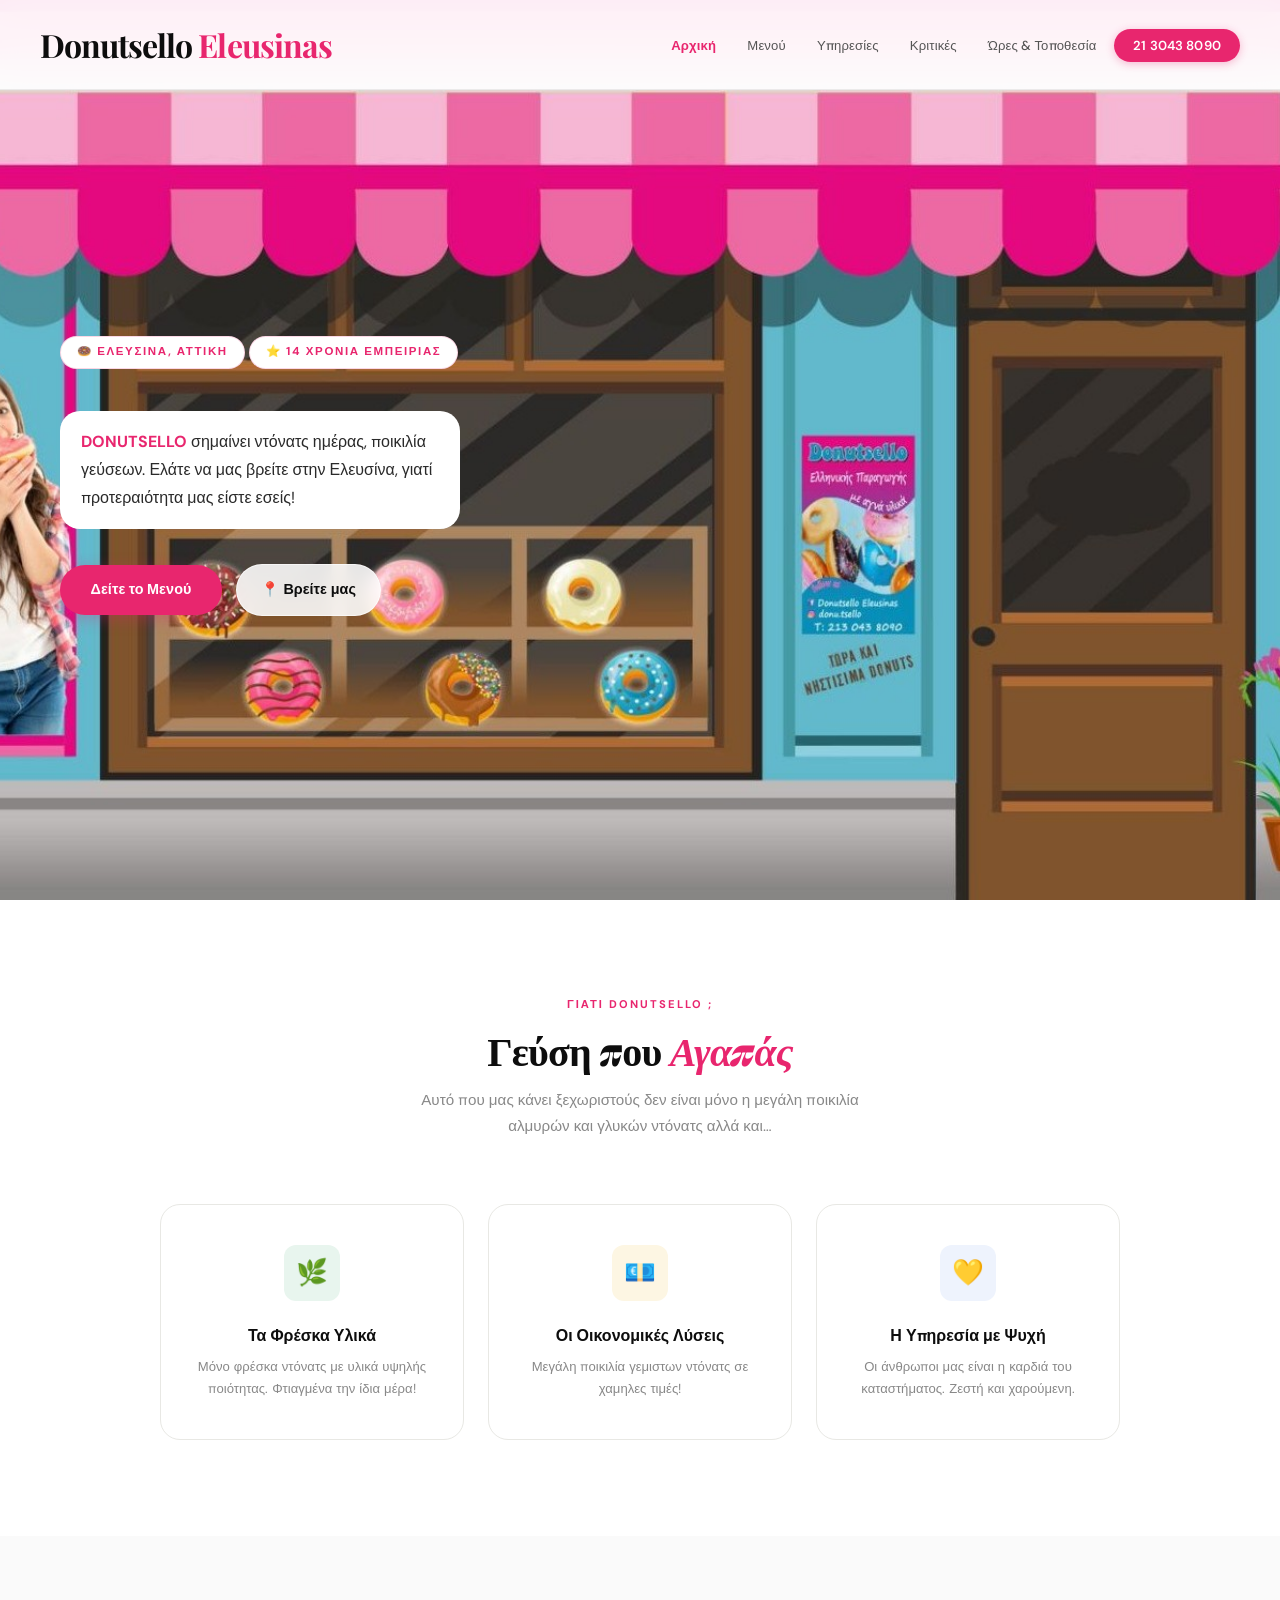
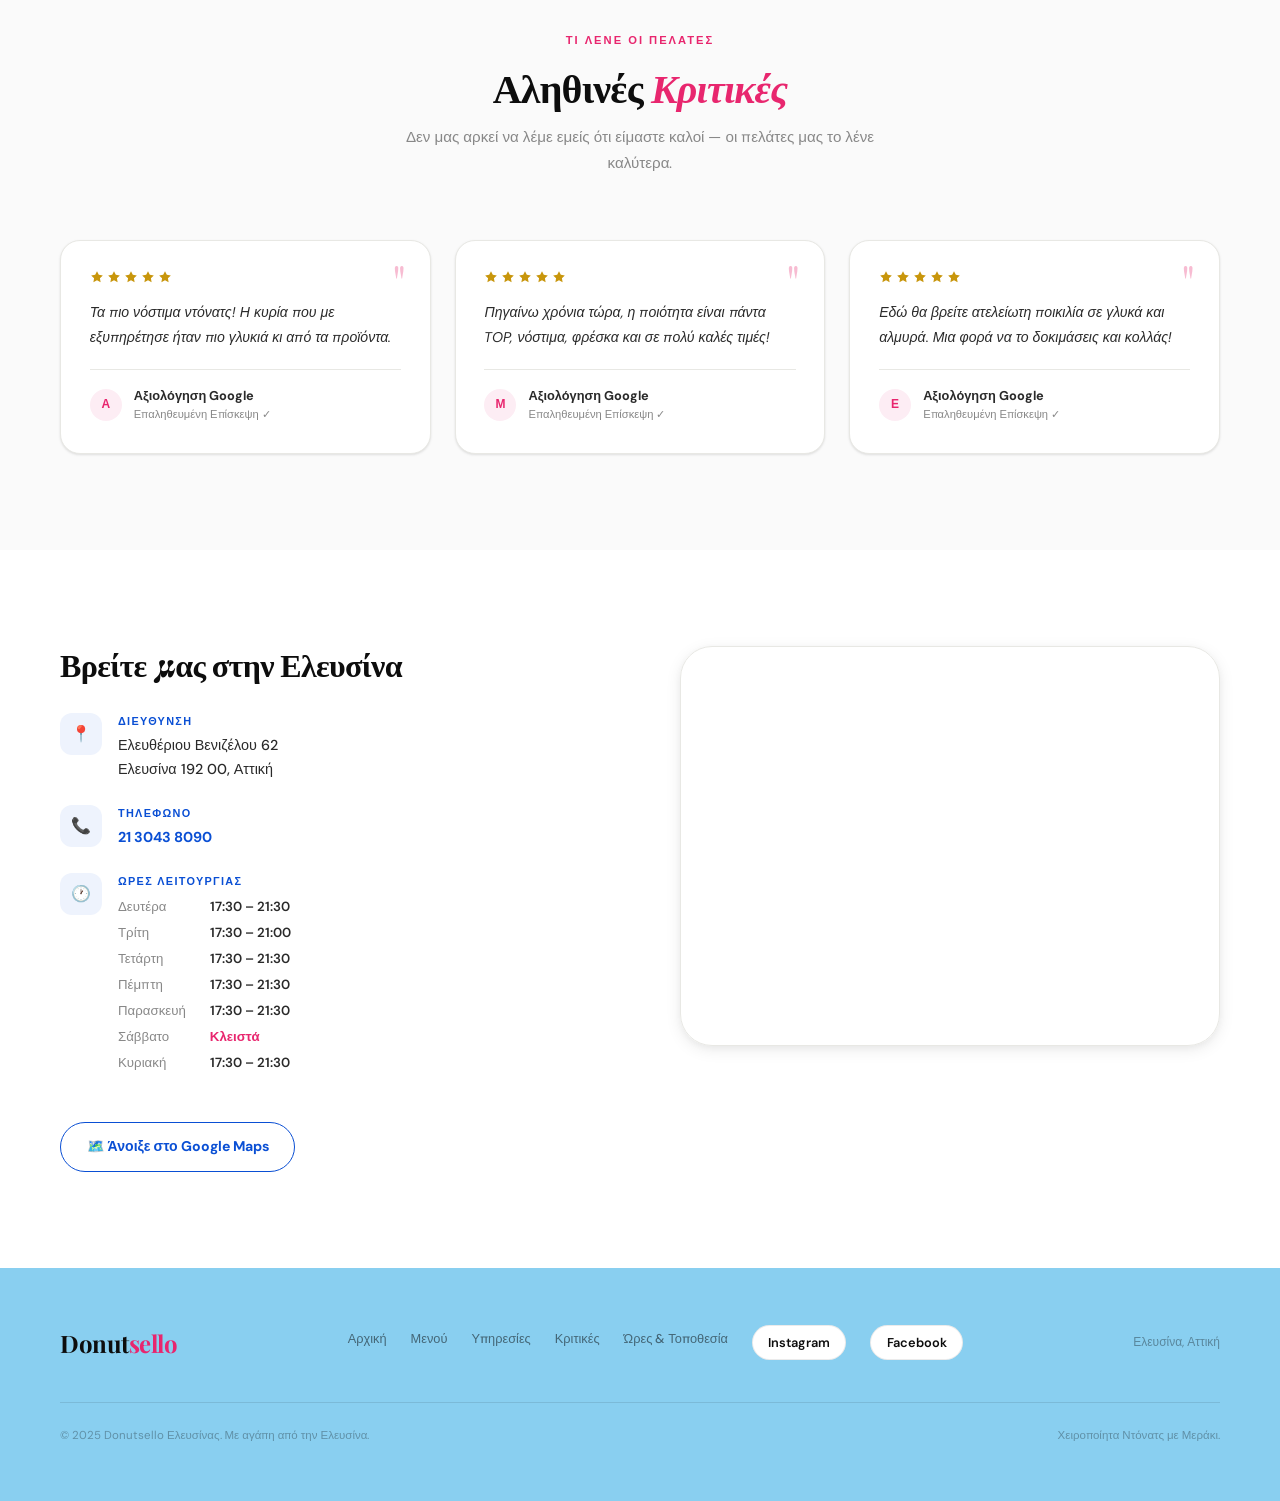
<file: index.html>
<!doctype html>
<html lang="el">
  <head>
    <meta charset="UTF-8" />
    <meta
      name="viewport"
      content="width=device-width, initial-scale=1.0, maximum-scale=1.0"
    />
    <title>Donutsello – Χειροποίητα Ντόνατς | Ελευσίνα</title>
    <meta
      name="description"
      content="Τα πιο νόστιμα χειροποίητα ντόνατς στην Ελευσίνα. Φρέσκα κάθε μέρα, από 0.50€. Βαθμολογία 4.9★ στο Google."
    />
    <link rel="preconnect" href="https://fonts.googleapis.com" />
    <link rel="preconnect" href="https://fonts.gstatic.com" crossorigin />
    <link
      href="https://fonts.googleapis.com/css2?family=Playfair+Display:ital,wght@0,700;1,700&family=DM+Sans:wght@300;400;500;600&display=swap"
      rel="stylesheet"
    />
    <link rel="stylesheet" href="style.css" />
  </head>
  <body>
    <!-- NAV -->
    <nav>
      <a href="index.html" class="nav-logo"
        >Donutsello<span> Eleusinas</span></a
      >
      <ul class="nav-links">
        <li><a href="index.html" class="nav-active">Αρχική</a></li>
        <li><a href="menu.html">Μενού</a></li>
        <li><a href="services.html">Υπηρεσίες</a></li>
        <li><a href="#reviews">Κριτικές</a></li>
        <li><a href="#info">Ώρες & Τοποθεσία</a></li>
        <li><a href="tel:+302130438090" class="nav-cta">21 3043 8090</a></li>
      </ul>
      <button class="nav-hamburger" aria-label="Μενού" aria-expanded="false">
        <span></span><span></span><span></span>
      </button>
    </nav>

    <!-- HERO -->
    <section class="hero">
      <div class="hero-bg-shape" aria-hidden="true"></div>
      <div class="hero-bg-shape2" aria-hidden="true"></div>
      <div class="hero-inner">
        <div class="hero-text">
          <div class="hero-badge">🍩 Ελευσίνα, Αττική</div>
          <div class="hero-badge">⭐ 14 Χρόνια Εμπειρίας</div>
          <p class="hero-subtitle">
            <b>DONUTSELLO</b> σημαίνει ντόνατς ημέρας, ποικιλία γεύσεων. Ελάτε
            να μας βρείτε στην Ελευσίνα, γιατί προτεραιότητα μας είστε εσείς!
          </p>
          <div class="hero-actions">
            <a href="menu.html" class="btn-primary">Δείτε το Μενού</a>
            <a href="#info" class="btn-secondary">📍 Βρείτε μας</a>
          </div>
        </div>
      </div>
    </section>

    <!-- WHY -->
    <section class="section why-section">
      <div class="section-inner">
        <div class="section-header">
          <span class="eyebrow">Γιατί Donutsello ;</span>
          <h2 class="section-title">Γεύση που <em>Αγαπάς</em></h2>
          <p class="section-sub">
            Αυτό που μας κάνει ξεχωριστούς δεν είναι μόνο η μεγάλη ποικιλία
            αλμυρών και γλυκών ντόνατς αλλά και…
          </p>
        </div>
        <div class="why-grid">
          <div class="why-card reveal reveal-delay-1">
            <div class="why-icon-wrap" style="background: #e8f5ee">🌿</div>
            <div class="why-card-title">Τα Φρέσκα Υλικά</div>
            <div class="why-card-desc">
              Μόνο φρέσκα ντόνατς με υλικά υψηλής ποιότητας. Φτιαγμένα την ίδια
              μέρα!
            </div>
          </div>
          <div class="why-card reveal reveal-delay-2">
            <div class="why-icon-wrap" style="background: #fdf6e3">💶</div>
            <div class="why-card-title">Οι Οικονομικές Λύσεις</div>
            <div class="why-card-desc">
              Μεγάλη ποικιλία γεμιστων ντόνατς σε χαμηλες τιμές!
            </div>
          </div>
          <div class="why-card reveal reveal-delay-3">
            <div class="why-icon-wrap" style="background: #eef3fd">💛</div>
            <div class="why-card-title">Η Υπηρεσία με Ψυχή</div>
            <div class="why-card-desc">
              Οι άνθρωποι μας είναι η καρδιά του καταστήματος. Ζεστή και
              χαρούμενη.
            </div>
          </div>
        </div>
      </div>
    </section>

    <!-- REVIEWS -->
    <section class="section reviews-section" id="reviews">
      <div class="section-inner">
        <div class="section-header">
          <span class="eyebrow">Τι Λένε οι Πελάτες</span>
          <h2 class="section-title">Αληθινές <em>Κριτικές</em></h2>
          <p class="section-sub">
            Δεν μας αρκεί να λέμε εμείς ότι είμαστε καλοί — οι πελάτες μας το
            λένε καλύτερα.
          </p>
        </div>
        <div class="reviews-grid">
          <div class="review-card reveal">
            <div class="review-quote" aria-hidden="true">"</div>
            <div class="review-stars">
              <svg class="review-star" viewBox="0 0 24 24">
                <path
                  d="M12 2l3.09 6.26L22 9.27l-5 4.87 1.18 6.88L12 17.77l-6.18 3.25L7 14.14 2 9.27l6.91-1.01L12 2z"
                />
              </svg>
              <svg class="review-star" viewBox="0 0 24 24">
                <path
                  d="M12 2l3.09 6.26L22 9.27l-5 4.87 1.18 6.88L12 17.77l-6.18 3.25L7 14.14 2 9.27l6.91-1.01L12 2z"
                />
              </svg>
              <svg class="review-star" viewBox="0 0 24 24">
                <path
                  d="M12 2l3.09 6.26L22 9.27l-5 4.87 1.18 6.88L12 17.77l-6.18 3.25L7 14.14 2 9.27l6.91-1.01L12 2z"
                />
              </svg>
              <svg class="review-star" viewBox="0 0 24 24">
                <path
                  d="M12 2l3.09 6.26L22 9.27l-5 4.87 1.18 6.88L12 17.77l-6.18 3.25L7 14.14 2 9.27l6.91-1.01L12 2z"
                />
              </svg>
              <svg class="review-star" viewBox="0 0 24 24">
                <path
                  d="M12 2l3.09 6.26L22 9.27l-5 4.87 1.18 6.88L12 17.77l-6.18 3.25L7 14.14 2 9.27l6.91-1.01L12 2z"
                />
              </svg>
            </div>
            <p class="review-text">
              Τα πιο νόστιμα ντόνατς! Η κυρία που με εξυπηρέτησε ήταν πιο γλυκιά
              κι από τα προϊόντα.
            </p>
            <div class="review-author-row">
              <div class="review-avatar">Α</div>
              <div>
                <div class="review-author-name">Αξιολόγηση Google</div>
                <div class="review-author-sub">Επαληθευμένη Επίσκεψη ✓</div>
              </div>
            </div>
          </div>

          <div class="review-card reveal reveal-delay-1">
            <div class="review-quote" aria-hidden="true">"</div>
            <div class="review-stars">
              <svg class="review-star" viewBox="0 0 24 24">
                <path
                  d="M12 2l3.09 6.26L22 9.27l-5 4.87 1.18 6.88L12 17.77l-6.18 3.25L7 14.14 2 9.27l6.91-1.01L12 2z"
                />
              </svg>
              <svg class="review-star" viewBox="0 0 24 24">
                <path
                  d="M12 2l3.09 6.26L22 9.27l-5 4.87 1.18 6.88L12 17.77l-6.18 3.25L7 14.14 2 9.27l6.91-1.01L12 2z"
                />
              </svg>
              <svg class="review-star" viewBox="0 0 24 24">
                <path
                  d="M12 2l3.09 6.26L22 9.27l-5 4.87 1.18 6.88L12 17.77l-6.18 3.25L7 14.14 2 9.27l6.91-1.01L12 2z"
                />
              </svg>
              <svg class="review-star" viewBox="0 0 24 24">
                <path
                  d="M12 2l3.09 6.26L22 9.27l-5 4.87 1.18 6.88L12 17.77l-6.18 3.25L7 14.14 2 9.27l6.91-1.01L12 2z"
                />
              </svg>
              <svg class="review-star" viewBox="0 0 24 24">
                <path
                  d="M12 2l3.09 6.26L22 9.27l-5 4.87 1.18 6.88L12 17.77l-6.18 3.25L7 14.14 2 9.27l6.91-1.01L12 2z"
                />
              </svg>
            </div>
            <p class="review-text">
              Πηγαίνω χρόνια τώρα, η ποιότητα είναι πάντα TOP, νόστιμα, φρέσκα
              και σε πολύ καλές τιμές!
            </p>
            <div class="review-author-row">
              <div class="review-avatar">Μ</div>
              <div>
                <div class="review-author-name">Αξιολόγηση Google</div>
                <div class="review-author-sub">Επαληθευμένη Επίσκεψη ✓</div>
              </div>
            </div>
          </div>

          <div class="review-card reveal reveal-delay-2">
            <div class="review-quote" aria-hidden="true">"</div>
            <div class="review-stars">
              <svg class="review-star" viewBox="0 0 24 24">
                <path
                  d="M12 2l3.09 6.26L22 9.27l-5 4.87 1.18 6.88L12 17.77l-6.18 3.25L7 14.14 2 9.27l6.91-1.01L12 2z"
                />
              </svg>
              <svg class="review-star" viewBox="0 0 24 24">
                <path
                  d="M12 2l3.09 6.26L22 9.27l-5 4.87 1.18 6.88L12 17.77l-6.18 3.25L7 14.14 2 9.27l6.91-1.01L12 2z"
                />
              </svg>
              <svg class="review-star" viewBox="0 0 24 24">
                <path
                  d="M12 2l3.09 6.26L22 9.27l-5 4.87 1.18 6.88L12 17.77l-6.18 3.25L7 14.14 2 9.27l6.91-1.01L12 2z"
                />
              </svg>
              <svg class="review-star" viewBox="0 0 24 24">
                <path
                  d="M12 2l3.09 6.26L22 9.27l-5 4.87 1.18 6.88L12 17.77l-6.18 3.25L7 14.14 2 9.27l6.91-1.01L12 2z"
                />
              </svg>
              <svg class="review-star" viewBox="0 0 24 24">
                <path
                  d="M12 2l3.09 6.26L22 9.27l-5 4.87 1.18 6.88L12 17.77l-6.18 3.25L7 14.14 2 9.27l6.91-1.01L12 2z"
                />
              </svg>
            </div>
            <p class="review-text">
              Εδώ θα βρείτε ατελείωτη ποικιλία σε γλυκά και αλμυρά. Μια φορά να
              το δοκιμάσεις και κολλάς!
            </p>
            <div class="review-author-row">
              <div class="review-avatar">Ε</div>
              <div>
                <div class="review-author-name">Αξιολόγηση Google</div>
                <div class="review-author-sub">Επαληθευμένη Επίσκεψη ✓</div>
              </div>
            </div>
          </div>
        </div>
      </div>
    </section>

    <!-- INFO -->
    <section class="section info-section" id="info">
      <div class="section-inner">
        <div class="info-grid">
          <div class="info-block reveal">
            <h3>Βρείτε μας στην Ελευσίνα</h3>

            <div class="info-item">
              <div class="info-item-icon">📍</div>
              <div>
                <div class="info-item-label">Διεύθυνση</div>
                <div class="info-item-value">
                  Ελευθέριου Βενιζέλου 62<br />
                  Ελευσίνα 192 00, Αττική
                </div>
              </div>
            </div>

            <div class="info-item">
              <div class="info-item-icon">📞</div>
              <div>
                <div class="info-item-label">Τηλέφωνο</div>
                <div class="info-item-value">
                  <a href="tel:+302130438090">21 3043 8090</a>
                </div>
              </div>
            </div>

            <div class="info-item">
              <div class="info-item-icon">🕐</div>
              <div>
                <div class="info-item-label">Ώρες Λειτουργίας</div>
                <div class="hours-table">
                  <span class="hours-day">Δευτέρα</span
                  ><span class="hours-time">17:30 – 21:30</span>
                  <span class="hours-day">Τρίτη</span
                  ><span class="hours-time">17:30 – 21:00</span>
                  <span class="hours-day">Τετάρτη</span
                  ><span class="hours-time">17:30 – 21:30</span>
                  <span class="hours-day">Πέμπτη</span
                  ><span class="hours-time">17:30 – 21:30</span>
                  <span class="hours-day">Παρασκευή</span
                  ><span class="hours-time">17:30 – 21:30</span>
                  <span class="hours-day">Σάββατο</span
                  ><span class="hours-closed">Κλειστά</span>
                  <span class="hours-day">Κυριακή</span
                  ><span class="hours-time">17:30 – 21:30</span>
                </div>
              </div>
            </div>

            <a
              href="https://maps.google.com/?q=Donutsello+Elefsina"
              target="_blank"
              rel="noopener"
              class="btn-outline"
            >
              🗺️ Άνοιξε στο Google Maps
            </a>
          </div>

          <div class="map-wrap reveal reveal-delay-1">
            <iframe
              src="https://www.google.com/maps/embed?pb=!1m18!1m12!1m3!1d3145.9!2d23.5372691!3d38.0484537!2m3!1f0!2f0!3f0!3m2!1i1024!2i768!4f13.1!3m3!1m2!1s0x14a1af97b8c111e9%3A0x5baedbedb350998!2sDonutsello%20%CE%95%CE%BB%CE%B5%CF%85%CF%83%CE%AF%CE%BD%CE%B1%CF%82!5e0!3m2!1sel!2sgr!4v1"
              allowfullscreen=""
              loading="lazy"
              referrerpolicy="no-referrer-when-downgrade"
              title="Χάρτης Donutsello Ελευσίνα"
            >
            </iframe>
          </div>
        </div>
      </div>
    </section>

    <!-- FOOTER -->
    <footer>
      <div class="footer-inner">
        <div class="footer-logo">Donut<span>sello</span></div>
        <ul class="footer-links">
          <li><a href="index.html">Αρχική</a></li>
          <li><a href="menu.html">Μενού</a></li>
          <li><a href="services.html">Υπηρεσίες</a></li>
          <li><a href="index.html#reviews">Κριτικές</a></li>
          <li><a href="index.html#info">Ώρες & Τοποθεσία</a></li>
          <li>
            <a href="https://www.instagram.com/donutsello_eleusinas/"
              >Instagram</a
            >
          </li>
          <li>
            <a href="https://www.facebook.com/profile.php?id=100004138966222"
              >Facebook</a
            >
          </li>
        </ul>
        <div class="footer-right">Ελευσίνα, Αττική</div>
      </div>
      <div class="footer-divider">
        <span class="footer-copy"
          >© 2025 Donutsello Ελευσίνας. Με αγάπη από την Ελευσίνα.</span
        >
        <span class="footer-copy">Χειροποίητα Ντόνατς με Μεράκι.</span>
      </div>
    </footer>

    <script>
      (function () {
        var els = document.querySelectorAll(".reveal");
        function check() {
          els.forEach(function (el) {
            if (el.classList.contains("visible")) return;
            var rect = el.getBoundingClientRect();
            if (rect.top < window.innerHeight - 60) {
              el.classList.add("visible");
            }
          });
        }
        window.addEventListener("load", check);
        window.addEventListener("scroll", check, { passive: true });
      })();
    </script>

    <script>
      const hamburger = document.querySelector(".nav-hamburger");
      const navLinks = document.querySelector(".nav-links");
      hamburger.addEventListener("click", () => {
        const open = navLinks.classList.toggle("open");
        hamburger.classList.toggle("open", open);
        hamburger.setAttribute("aria-expanded", open);
      });
      // Close on link click
      navLinks.querySelectorAll("a").forEach((a) => {
        a.addEventListener("click", () => {
          navLinks.classList.remove("open");
          hamburger.classList.remove("open");
          hamburger.setAttribute("aria-expanded", false);
        });
      });
    </script>

    <!-- CONTACT MODAL -->
    <div
      class="modal-overlay"
      id="contactModal"
      role="dialog"
      aria-modal="true"
      aria-label="Επικοινωνία"
    >
      <div class="modal">
        <button class="modal-close" id="modalClose" aria-label="Κλείσιμο">
          ✕
        </button>
        <p class="modal-eyebrow">Επικοινωνία</p>
        <h2 class="modal-title">Καλέστε μας!</h2>
        <div class="modal-number">
          <span class="modal-number-text">21 3043 8090</span>
          <button class="modal-copy-btn" id="modalCopyBtn">Αντιγραφή</button>
        </div>
        <p class="modal-hours">
          <strong>Δευτ – Παρ:</strong> 07:30 – 21:00<br />
          <strong>Σάββατο:</strong> 08:00 – 21:00<br />
          <strong>Κυριακή:</strong> 08:00 – 20:00
        </p>
        <a href="tel:+302130438090" class="modal-dial-btn">Κλήση τώρα</a>
      </div>
    </div>
    <script>
      (function () {
        const isMobile = () =>
          "ontouchstart" in window || navigator.maxTouchPoints > 0;
        const overlay = document.getElementById("contactModal");
        const closeBtn = document.getElementById("modalClose");
        const copyBtn = document.getElementById("modalCopyBtn");

        function openModal() {
          overlay.classList.add("open");
          document.body.style.overflow = "hidden";
        }
        function closeModal() {
          overlay.classList.remove("open");
          document.body.style.overflow = "";
        }

        // Intercept ALL tel: links except the modal dial button
        document
          .querySelectorAll('a[href="tel:+302130438090"]:not(.modal-dial-btn)')
          .forEach((el) => {
            el.addEventListener("click", function (e) {
              if (!isMobile()) {
                e.preventDefault();
                openModal();
              }
            });
          });

        closeBtn.addEventListener("click", closeModal);
        overlay.addEventListener("click", (e) => {
          if (e.target === overlay) closeModal();
        });
        document.addEventListener("keydown", (e) => {
          if (e.key === "Escape") closeModal();
        });

        copyBtn.addEventListener("click", () => {
          navigator.clipboard.writeText("21 3043 8090").then(() => {
            copyBtn.textContent = "Αντιγράφηκε ✓";
            copyBtn.classList.add("copied");
            setTimeout(() => {
              copyBtn.textContent = "Αντιγραφή";
              copyBtn.classList.remove("copied");
            }, 2000);
          });
        });
      })();
    </script>
  </body>
</html>
</file>
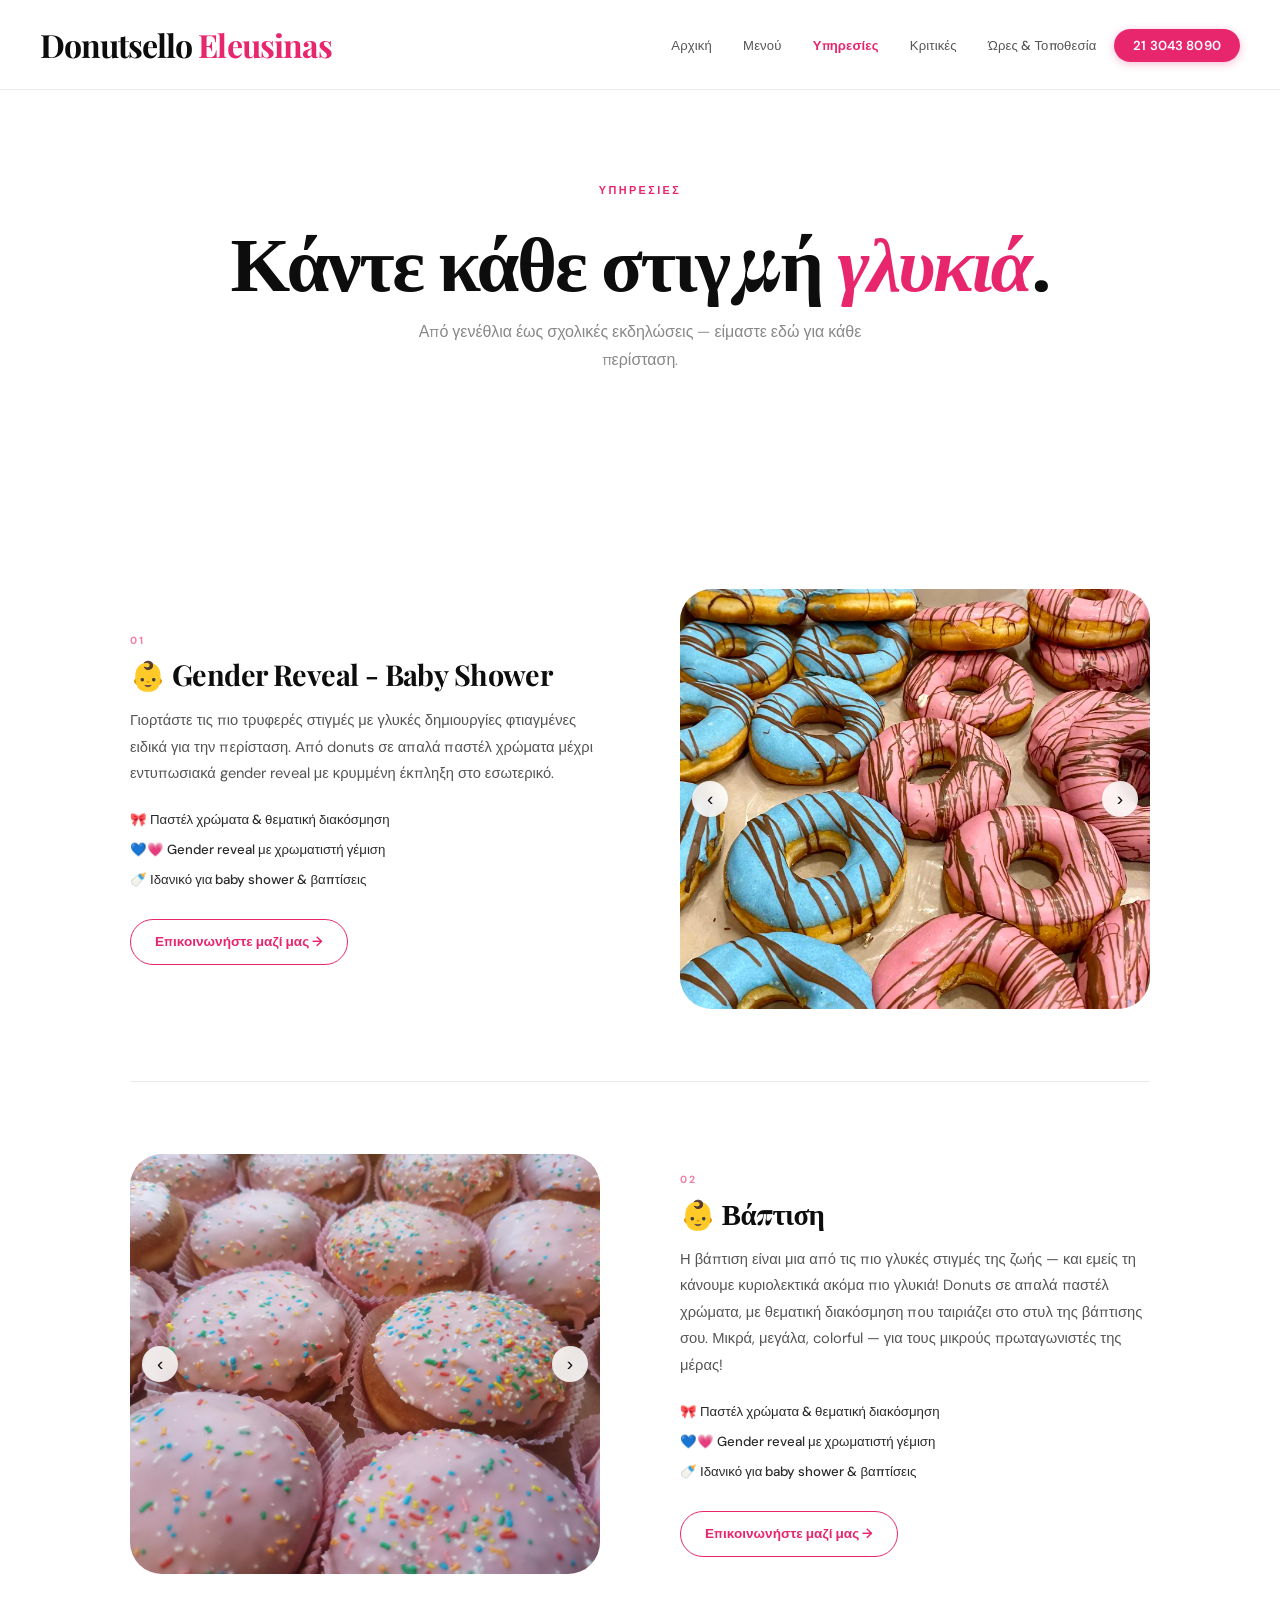
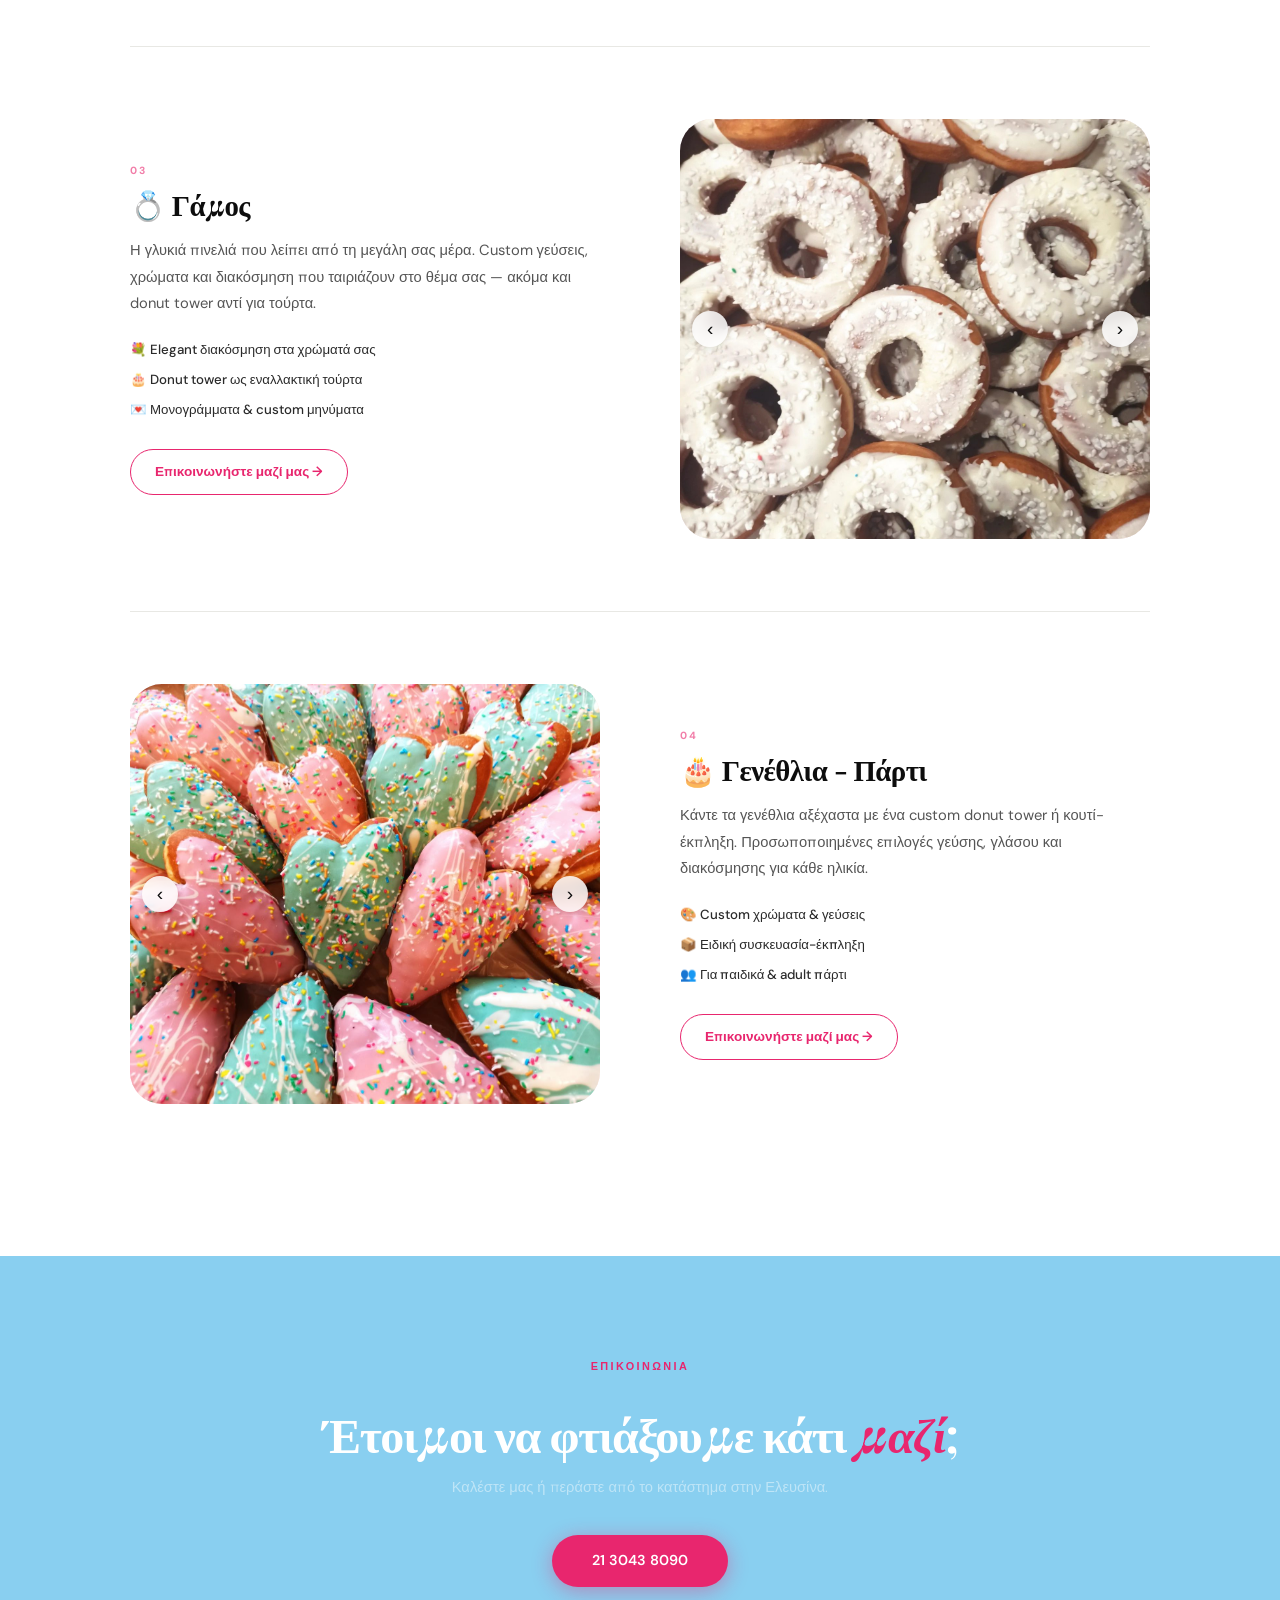
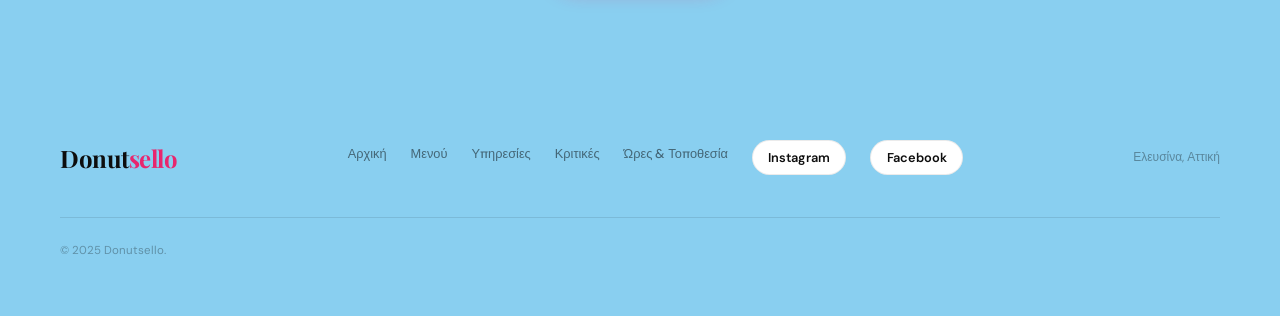
<file: services.html>
<!doctype html>
<html lang="el">
  <head>
    <meta charset="UTF-8" />
    <meta name="viewport" content="width=device-width, initial-scale=1.0" />
    <title>Υπηρεσίες – Donutsello | Ελευσίνα</title>
    <meta
      name="description"
      content="Ανακαλύψτε τις υπηρεσίες του Donutsello – Παρτάκια, Εταιρικές Παραγγελίες και πολλά άλλα."
    />
    <link rel="preconnect" href="https://fonts.googleapis.com" />
    <link rel="preconnect" href="https://fonts.gstatic.com" crossorigin />
    <link
      href="https://fonts.googleapis.com/css2?family=Playfair+Display:ital,wght@0,700;1,700&family=DM+Sans:wght@300;400;500;600&display=swap"
      rel="stylesheet"
    />
    <link rel="stylesheet" href="style.css" />
    <link rel="stylesheet" href="services.css" />
  </head>
  <body>
    <nav>
      <a href="index.html" class="nav-logo"
        >Donutsello<span> Eleusinas</span></a
      >
      <ul class="nav-links">
        <li><a href="index.html">Αρχική</a></li>
        <li><a href="menu.html">Μενού</a></li>
        <li><a href="services.html" class="nav-active">Υπηρεσίες</a></li>
        <li><a href="index.html#reviews">Κριτικές</a></li>
        <li><a href="index.html#info">Ώρες & Τοποθεσία</a></li>
        <li><a href="tel:+302130438090" class="nav-cta">21 3043 8090</a></li>
      </ul>
      <button class="nav-hamburger" aria-label="Μενού" aria-expanded="false">
        <span></span><span></span><span></span>
      </button>
    </nav>

    <!-- HERO -->
    <header class="sv-hero">
      <div class="sv-hero-bg"></div>
      <div class="sv-hero-inner">
        <p class="sv-eyebrow">Υπηρεσίες</p>
        <h1 class="sv-hero-title">Κάντε κάθε στιγμή <em>γλυκιά</em>.</h1>
        <p class="sv-hero-sub">
          Από γενέθλια έως σχολικές εκδηλώσεις — είμαστε εδώ για κάθε περίσταση.
        </p>
      </div>
    </header>

    <!-- SERVICES -->
    <main class="sv-main">
      <!-- 01 — Gender reveal -->
      <section class="sv-row sv-row--reverse reveal">
        <div class="sv-row-img">
          <div class="sv-slider">
            <button
              class="sv-slider-btn sv-slider-prev"
              aria-label="Προηγούμενο"
            >
              ‹
            </button>
            <div class="sv-slides">
              <img src="pictures/gender_reveal8.jpg" alt="Gender Reveal" />
              <img src="pictures/gender_reveal1.jpg" alt="Gender Reveal" />
              <img src="pictures/gender_reveal2.jpg" alt="Gender Reveal" />
              <img src="pictures/gender_reveal3.jpg" alt="Gender Reveal" />
              <img src="pictures/gender_reveal4.jpg" alt="Gender Reveal" />
              <img src="pictures/gender_reveal5.jpg" alt="Gender Reveal" />
              <img src="pictures/gender_reveal6.jpg" alt="Gender Reveal" />
              <img src="pictures/gender_reveal7.jpg" alt="Gender Reveal" />
            </div>
            <button class="sv-slider-btn sv-slider-next" aria-label="Επόμενο">
              ›
            </button>
          </div>
        </div>
        <div class="sv-row-content">
          <p class="sv-row-num">01</p>
          <h2 class="sv-row-title">👶 Gender Reveal - Baby Shower</h2>
          <p class="sv-row-desc">
            Γιορτάστε τις πιο τρυφερές στιγμές με γλυκές δημιουργίες φτιαγμένες
            ειδικά για την περίσταση. Από donuts σε απαλά παστέλ χρώματα μέχρι
            εντυπωσιακά gender reveal με κρυμμένη έκπληξη στο εσωτερικό.
          </p>
          <ul class="sv-row-highlights">
            <li>🎀 Παστέλ χρώματα & θεματική διακόσμηση</li>
            <li>💙💗 Gender reveal με χρωματιστή γέμιση</li>
            <li>🍼 Ιδανικό για baby shower & βαπτίσεις</li>
          </ul>
          <a href="tel:+302130438090" class="sv-row-cta"
            >Επικοινωνήστε μαζί μας →</a
          >
        </div>
      </section>

      <!-- 02 — Βαπτίσεις -->
      <section class="sv-row reveal">
        <div class="sv-row-img">
          <div class="sv-slider">
            <button
              class="sv-slider-btn sv-slider-prev"
              aria-label="Προηγούμενο"
            >
              ‹
            </button>
            <div class="sv-slides">
              <img src="pictures/baptisi8.jpg" alt="Βάπτιση" />
              <img src="pictures/baptisi1.jpg" alt="Βάπτιση" />
              <img src="pictures/baptisi2.jpg" alt="Βάπτιση" />
              <img src="pictures/baptisi3.jpg" alt="Βάπτιση" />
              <img src="pictures/baptisi4.jpg" alt="Βάπτιση" />
              <img src="pictures/baptisi5.jpg" alt="Βάπτιση" />
              <img src="pictures/baptisi6.jpg" alt="Βάπτιση" />
              <img src="pictures/baptisi7.jpg" alt="Βάπτιση" />
              <img src="pictures/baptisi9.jpg" alt="Βάπτιση" />
            </div>
            <button class="sv-slider-btn sv-slider-next" aria-label="Επόμενο">
              ›
            </button>
          </div>
        </div>
        <div class="sv-row-content">
          <p class="sv-row-num">02</p>
          <h2 class="sv-row-title">👶 Βάπτιση</h2>
          <p class="sv-row-desc">
            Η βάπτιση είναι μια από τις πιο γλυκές στιγμές της ζωής — και εμείς
            τη κάνουμε κυριολεκτικά ακόμα πιο γλυκιά! Donuts σε απαλά παστέλ
            χρώματα, με θεματική διακόσμηση που ταιριάζει στο στυλ της βάπτισης
            σου. Μικρά, μεγάλα, colorful — για τους μικρούς πρωταγωνιστές της
            μέρας!
          </p>
          <ul class="sv-row-highlights">
            <li>🎀 Παστέλ χρώματα & θεματική διακόσμηση</li>
            <li>💙💗 Gender reveal με χρωματιστή γέμιση</li>
            <li>🍼 Ιδανικό για baby shower & βαπτίσεις</li>
          </ul>
          <a href="tel:+302130438090" class="sv-row-cta"
            >Επικοινωνήστε μαζί μας →</a
          >
        </div>
      </section>

      <!-- 03 — Γάμοι -->
      <section class="sv-row sv-row--reverse reveal">
        <div class="sv-row-img">
          <div class="sv-slider">
            <button
              class="sv-slider-btn sv-slider-prev"
              aria-label="Προηγούμενο"
            >
              ‹
            </button>
            <div class="sv-slides">
              <img src="pictures/gamos5.jpg" alt="Γάμος" />
              <img src="pictures/gamos1.jpg" alt="Γάμος" />
              <img src="pictures/gamos2.jpg" alt="Γάμος" />
              <img src="pictures/gamos3.jpg" alt="Γάμος" />
              <img src="pictures/gamos4.jpg" alt="Γάμος" />
              <img src="pictures/gamos6.jpg" alt="Γάμος" />
            </div>
            <button class="sv-slider-btn sv-slider-next" aria-label="Επόμενο">
              ›
            </button>
          </div>
        </div>
        <div class="sv-row-content">
          <p class="sv-row-num">03</p>
          <h2 class="sv-row-title">💍 Γάμος</h2>
          <p class="sv-row-desc">
            Η γλυκιά πινελιά που λείπει από τη μεγάλη σας μέρα. Custom γεύσεις,
            χρώματα και διακόσμηση που ταιριάζουν στο θέμα σας — ακόμα και donut
            tower αντί για τούρτα.
          </p>
          <ul class="sv-row-highlights">
            <li>💐 Elegant διακόσμηση στα χρώματά σας</li>
            <li>🎂 Donut tower ως εναλλακτική τούρτα</li>
            <li>💌 Μονογράμματα & custom μηνύματα</li>
          </ul>
          <a href="tel:+302130438090" class="sv-row-cta"
            >Επικοινωνήστε μαζί μας →</a
          >
        </div>
      </section>

      <!-- 04 — Γενέθλια - Πάρτυ -->
      <section class="sv-row reveal">
        <div class="sv-row-img">
          <div class="sv-slider">
            <button
              class="sv-slider-btn sv-slider-prev"
              aria-label="Προηγούμενο"
            >
              ‹
            </button>
            <div class="sv-slides">
              <img src="pictures/genethlia1.jpg" alt="Γενέθλια" />
              <img src="pictures/genethlia2.jpg" alt="Γενέθλια" />
              <img src="pictures/genethlia3.jpg" alt="Γενέθλια" />
              <img src="pictures/genethlia4.jpg" alt="Γενέθλια" />
              <img src="pictures/genethlia5.jpg" alt="Γενέθλια" />
              <img src="pictures/genethlia6.jpg" alt="Γενέθλια" />
              <img src="pictures/genethlia7.jpg" alt="Γενέθλια" />
              <img src="pictures/genethlia8.jpg" alt="Γενέθλια" />
              <img src="pictures/genethlia9.jpg" alt="Γενέθλια" />
              <img src="pictures/genethlia10.jpg" alt="Γενέθλια" />
            </div>
            <button class="sv-slider-btn sv-slider-next" aria-label="Επόμενο">
              ›
            </button>
          </div>
        </div>
        <div class="sv-row-content">
          <p class="sv-row-num">04</p>
          <h2 class="sv-row-title">🎂 Γενέθλια - Πάρτι</h2>
          <p class="sv-row-desc">
            Κάντε τα γενέθλια αξέχαστα με ένα custom donut tower ή
            κουτί-έκπληξη. Προσωποποιημένες επιλογές γεύσης, γλάσου και
            διακόσμησης για κάθε ηλικία.
          </p>
          <ul class="sv-row-highlights">
            <li>🎨 Custom χρώματα & γεύσεις</li>
            <li>📦 Ειδική συσκευασία-έκπληξη</li>
            <li>👥 Για παιδικά & adult πάρτι</li>
          </ul>
          <a href="tel:+302130438090" class="sv-row-cta"
            >Επικοινωνήστε μαζί μας →</a
          >
        </div>
      </section>
    </main>

    <!-- CTA -->
    <section class="sv-cta">
      <div class="sv-cta-inner">
        <p class="sv-eyebrow" style="color: var(--pink)">Επικοινωνία</p>
        <h2 class="sv-cta-title">Έτοιμοι να φτιάξουμε κάτι <em>μαζί</em>;</h2>
        <p class="sv-cta-sub">
          Καλέστε μας ή περάστε από το κατάστημα στην Ελευσίνα.
        </p>
        <a href="tel:+302130438090" class="sv-cta-btn">21 3043 8090</a>
      </div>
    </section>

    <footer>
      <div class="footer-inner">
        <div class="footer-logo">Donut<span>sello</span></div>
        <ul class="footer-links">
          <li><a href="index.html">Αρχική</a></li>
          <li><a href="menu.html">Μενού</a></li>
          <li><a href="services.html">Υπηρεσίες</a></li>
          <li><a href="index.html#reviews">Κριτικές</a></li>
          <li><a href="index.html#info">Ώρες & Τοποθεσία</a></li>
          <li>
            <a href="https://www.instagram.com/donutsello_eleusinas/"
              >Instagram</a
            >
          </li>
          <li>
            <a href="https://www.facebook.com/profile.php?id=100004138966222"
              >Facebook</a
            >
          </li>
        </ul>
        <div class="footer-right">Ελευσίνα, Αττική</div>
      </div>
      <div class="footer-divider">
        <span class="footer-copy">© 2025 Donutsello.</span>
      </div>
    </footer>

    <!-- CONTACT MODAL -->
    <div
      class="modal-overlay"
      id="contactModal"
      role="dialog"
      aria-modal="true"
      aria-label="Επικοινωνία"
    >
      <div class="modal">
        <button class="modal-close" id="modalClose" aria-label="Κλείσιμο">
          ✕
        </button>
        <p class="modal-eyebrow">Επικοινωνία</p>
        <h2 class="modal-title">Καλέστε μας!</h2>
        <div class="modal-number">
          <span class="modal-number-text">21 3043 8090</span>
          <button class="modal-copy-btn" id="modalCopyBtn">Αντιγραφή</button>
        </div>
        <p class="modal-hours">
          <strong>Δευτ – Παρ:</strong> 17:30 – 21:00<br />
          <strong>Σάββατο:</strong> - <br />
          <strong>Κυριακή:</strong> 17:30 – 21:00
        </p>
        <a href="tel:+302130438090" class="modal-dial-btn">Κλήση τώρα</a>
      </div>
    </div>

    <script>
      document.querySelectorAll(".sv-slider").forEach((slider) => {
        const slides = slider.querySelector(".sv-slides");
        const imgs = slides.querySelectorAll("img");
        const prev = slider.querySelector(".sv-slider-prev");
        const next = slider.querySelector(".sv-slider-next");
        let current = 0;

        function go(n) {
          current = (n + imgs.length) % imgs.length;
          slides.style.transform = `translateX(-${current * 100}%)`;
        }

        prev.addEventListener("click", () => go(current - 1));
        next.addEventListener("click", () => go(current + 1));

        let startX = 0;
        slides.addEventListener(
          "touchstart",
          (e) => (startX = e.touches[0].clientX),
          { passive: true },
        );
        slides.addEventListener("touchend", (e) => {
          const diff = startX - e.changedTouches[0].clientX;
          if (Math.abs(diff) > 40) go(diff > 0 ? current + 1 : current - 1);
        });
      });

      const io = new IntersectionObserver(
        (entries) => {
          entries.forEach((e) => {
            if (e.isIntersecting) {
              e.target.classList.add("visible");
              io.unobserve(e.target);
            }
          });
        },
        { threshold: 0.08 },
      );
      document.querySelectorAll(".reveal").forEach((el) => io.observe(el));

      const hamburger = document.querySelector(".nav-hamburger");
      const navLinks = document.querySelector(".nav-links");
      hamburger.addEventListener("click", () => {
        const open = navLinks.classList.toggle("open");
        hamburger.classList.toggle("open", open);
        hamburger.setAttribute("aria-expanded", open);
      });
      navLinks.querySelectorAll("a").forEach((a) => {
        a.addEventListener("click", () => {
          navLinks.classList.remove("open");
          hamburger.classList.remove("open");
          hamburger.setAttribute("aria-expanded", false);
        });
      });

      (function () {
        const isMobile = () =>
          "ontouchstart" in window || navigator.maxTouchPoints > 0;
        const overlay = document.getElementById("contactModal");
        const closeBtn = document.getElementById("modalClose");
        const copyBtn = document.getElementById("modalCopyBtn");
        function openModal() {
          overlay.classList.add("open");
          document.body.style.overflow = "hidden";
        }
        function closeModal() {
          overlay.classList.remove("open");
          document.body.style.overflow = "";
        }
        document
          .querySelectorAll('a[href="tel:+302130438090"]:not(.modal-dial-btn)')
          .forEach((el) => {
            el.addEventListener("click", function (e) {
              if (!isMobile()) {
                e.preventDefault();
                openModal();
              }
            });
          });
        closeBtn.addEventListener("click", closeModal);
        overlay.addEventListener("click", (e) => {
          if (e.target === overlay) closeModal();
        });
        document.addEventListener("keydown", (e) => {
          if (e.key === "Escape") closeModal();
        });
        copyBtn.addEventListener("click", () => {
          navigator.clipboard.writeText("21 3043 8090").then(() => {
            copyBtn.textContent = "Αντιγράφηκε ✓";
            copyBtn.classList.add("copied");
            setTimeout(() => {
              copyBtn.textContent = "Αντιγραφή";
              copyBtn.classList.remove("copied");
            }, 2000);
          });
        });
      })();
    </script>
  </body>
</html>
</file>
<file: style.css>
/* ── RESET & ROOT ── */
*,
*::before,
*::after {
  box-sizing: border-box;
  margin: 0;
  padding: 0;
}

:root {
  --ink: #0d0d0d;
  --ink-2: #2a2a2a;
  --ink-3: #555;
  --ink-4: #888;
  --surface: #fafafa;
  --surface-2: #f3f3f0;
  --surface-3: #e8e8e4;
  --white: #ffffff;
  --pink: #e8266e;
  --pink-light: #fdedf4;
  --pink-dark: #b8164f;
  --blue: #0a4fd4;
  --blue-light: #eef3fd;
  --blue-dark: #073ba0;
  --gold: #c8960c;
  --gold-light: #fdf6e3;
  --radius-sm: 6px;
  --radius-md: 12px;
  --radius-lg: 20px;
  --radius-xl: 32px;
  --shadow-sm: 0 1px 3px rgba(0, 0, 0, 0.08), 0 1px 2px rgba(0, 0, 0, 0.04);
  --shadow-md: 0 4px 16px rgba(0, 0, 0, 0.08), 0 2px 6px rgba(0, 0, 0, 0.04);
  --shadow-lg: 0 12px 40px rgba(0, 0, 0, 0.1), 0 4px 12px rgba(0, 0, 0, 0.06);
  --transition: 0.22s cubic-bezier(0.4, 0, 0.2, 1);
}

html {
  scroll-behavior: smooth;
  overflow-x: hidden;
  -webkit-font-smoothing: antialiased;
}
body {
  font-family: "DM Sans", sans-serif;
  background: var(--white);
  color: var(--ink);
  overflow-x: hidden;
  max-width: 100vw;
  line-height: 1.6;
}

/* ── TYPOGRAPHY ── */
h1,
h2,
h3 {
  font-family: "Playfair Display", serif;
  line-height: 1.1;
  letter-spacing: -0.02em;
}
p {
  color: var(--ink-3);
  line-height: 1.7;
}

/* ── NAV ── */
nav {
  position: fixed;
  top: 0;
  left: 0;
  right: 0;
  z-index: 200;
  display: flex;
  align-items: center;
  justify-content: space-between;
  padding: 0 2.5rem;
  height: 90px;
  background: rgba(255, 255, 255, 0.92);
  backdrop-filter: blur(16px);
  -webkit-backdrop-filter: blur(16px);
  border-bottom: 1px solid rgba(0, 0, 0, 0.07);
}
.nav-logo {
  font-family: "Playfair Display", serif;
  font-size: 2rem;
  font-weight: 700;
  color: var(--ink);
  letter-spacing: -0.03em;
  text-decoration: none;
}
.nav-logo span {
  color: var(--pink);
}
.nav-links {
  display: flex;
  gap: 0.25rem;
  list-style: none;
  align-items: center;
}
.nav-links a {
  font-size: 0.82rem;
  font-weight: 500;
  letter-spacing: 0.01em;
  text-decoration: none;
  color: var(--ink-3);
  padding: 0.45rem 0.85rem;
  border-radius: var(--radius-sm);
  transition:
    color var(--transition),
    background var(--transition);
}
.nav-links a:hover {
  color: var(--ink);
  background: var(--surface-2);
}
.nav-cta {
  background: var(--pink) !important;
  color: var(--white) !important;
  padding: 0.5rem 1.2rem !important;
  border-radius: 100px !important;
  font-weight: 600 !important;
  font-size: 0.82rem !important;
  transition:
    background var(--transition),
    transform var(--transition) !important;
  box-shadow: 0 2px 8px rgba(232, 38, 110, 0.3) !important;
}
.nav-cta:hover {
  background: var(--pink-dark) !important;
  transform: translateY(-1px) !important;
}
.nav-active {
  color: var(--pink) !important;
  font-weight: 600 !important;
}

/* ── HERO ── */
.hero {
  min-height: 100vh;
  display: flex;
  align-items: center;
  padding: calc(6rem + 68px) 2.5rem 5rem;
  position: relative;
  overflow: hidden;
  background: url("pictures/donutsello_outside_look1.jpg") center top / cover
    no-repeat;
}

.hero-inner {
  max-width: 1160px;
  width: 100%;
  margin: 0 auto;
  display: grid;
  grid-template-columns: 1fr 1fr;
  gap: 5rem;
  align-items: center;
  position: relative;
  z-index: 2;
}
.hero-badge {
  display: inline-flex;
  align-items: center;
  gap: 0.5rem;
  font-size: 0.72rem;
  font-weight: 700;
  letter-spacing: 0.14em;
  text-transform: uppercase;
  color: var(--pink);
  background: rgba(255, 255, 255);
  padding: 0.4rem 1rem;
  border-radius: 100px;
  margin-bottom: 1.6rem;
  border: 1px solid rgba(232, 38, 110, 0.18);
}
.hero-title {
  font-size: 3.8rem;
  font-weight: 700;
  color: var(--white);
  margin-bottom: 1.2rem;
  line-height: 1.08;
  text-shadow:
    0 2px 12px rgba(0, 0, 0, 0.55),
    0 1px 3px rgba(0, 0, 0, 0.4);
}
.hero-title em {
  color: var(--pink);
  font-style: italic;
  text-shadow: 0 2px 12px rgba(0, 0, 0, 0.4);
}
.hero-subtitle {
  font-size: 1rem;
  line-height: 1.75;
  color: var(--ink-2);
  margin-top: 1rem;
  margin-bottom: 2.2rem;
  max-width: 400px;
  background: rgba(255, 255, 255);
  border-radius: var(--radius-lg);
  padding: 1rem 1.25rem;
  border: 1px solid rgba(255, 255, 255, 0.6);
}

.hero-subtitle b {
  color: var(--pink);
  font-style: normal;
}
.hero-actions {
  display: flex;
  gap: 0.9rem;
  align-items: center;
  flex-wrap: wrap;
  margin-bottom: 2rem;
}
.btn-primary {
  background: var(--pink);
  color: var(--white);
  padding: 0.85rem 1.9rem;
  border-radius: 100px;
  font-family: "DM Sans", sans-serif;
  font-size: 0.9rem;
  font-weight: 700;
  text-decoration: none;
  letter-spacing: 0.01em;
  transition:
    background var(--transition),
    transform var(--transition),
    box-shadow var(--transition);
  display: inline-flex;
  align-items: center;
  gap: 0.5rem;
  box-shadow: 0 4px 16px rgba(232, 38, 110, 0.3);
}
.btn-primary:hover {
  background: var(--pink-dark);
  transform: translateY(-2px);
  box-shadow: 0 8px 24px rgba(232, 38, 110, 0.35);
}
.btn-secondary {
  color: var(--ink);
  font-size: 0.9rem;
  font-weight: 600;
  text-decoration: none;
  display: inline-flex;
  align-items: center;
  gap: 0.5rem;
  padding: 0.85rem 1.5rem;
  border-radius: 100px;
  border: 1.5px solid rgba(255, 255, 255, 0.6);
  transition: all var(--transition);
  background: rgba(255, 255, 255, 0.88);
  backdrop-filter: blur(8px);
}
.btn-secondary:hover {
  border-color: var(--ink-3);
  background: var(--white);
}

/* ── VISUAL SCENE ── */
.hero-visual {
  display: flex;
  align-items: center;
  justify-content: center;
  position: relative;
}
.donut-scene {
  position: relative;
  width: 440px;
  height: 440px;
}
.hero-visual-glow {
  position: absolute;
  top: 50%;
  left: 50%;
  transform: translate(-50%, -50%);
  width: 320px;
  height: 320px;
  border-radius: 50%;
  background: radial-gradient(
    circle,
    rgba(232, 38, 110, 0.12) 0%,
    transparent 70%
  );
  pointer-events: none;
}
.donut-main {
  position: absolute;
  top: 50%;
  left: 50%;
  transform: translate(-50%, -50%);
  width: 280px;
  height: 280px;
  animation: floatDonut 4s ease-in-out infinite;
  filter: drop-shadow(0 24px 32px rgba(232, 38, 110, 0.22));
}
.mini-donut {
  position: absolute;
  filter: drop-shadow(0 8px 12px rgba(0, 0, 0, 0.1));
}
.mini-donut.d1 {
  width: 88px;
  height: 88px;
  top: 30px;
  right: 50px;
  animation: floatMini1 3.8s ease-in-out -1.2s infinite;
}
.mini-donut.d2 {
  width: 70px;
  height: 70px;
  bottom: 50px;
  left: 30px;
  animation: floatMini2 3.8s ease-in-out -2.7s infinite;
}
.mini-donut.d3 {
  width: 58px;
  height: 58px;
  top: 130px;
  left: 18px;
  animation: floatMini3 3.8s ease-in-out -0.5s infinite;
}
@keyframes floatDonut {
  0%,
  100% {
    transform: translate(-50%, -50%) translateY(0) rotate(0deg);
  }
  50% {
    transform: translate(-50%, -50%) translateY(-18px) rotate(3deg);
  }
}
@keyframes floatMini1 {
  0%,
  100% {
    transform: translateY(0) rotate(0deg);
  }
  50% {
    transform: translateY(-12px) rotate(-8deg);
  }
}
@keyframes floatMini2 {
  0%,
  100% {
    transform: translateY(0) rotate(0deg);
  }
  50% {
    transform: translateY(-10px) rotate(6deg);
  }
}
@keyframes floatMini3 {
  0%,
  100% {
    transform: translateY(0) rotate(0deg);
  }
  50% {
    transform: translateY(-14px) rotate(-5deg);
  }
}
.pill-badge {
  position: absolute;
  background: var(--white);
  border-radius: 100px;
  padding: 0.5rem 1rem;
  display: flex;
  align-items: center;
  gap: 0.5rem;
  box-shadow: var(--shadow-md);
  font-size: 0.75rem;
  font-weight: 700;
  color: var(--ink-2);
  border: 1px solid var(--surface-3);
}
.pill-badge.b1 {
  top: 60px;
  left: 0;
  animation: floatBadge 3.5s ease-in-out -0.5s infinite;
}
.pill-badge.b2 {
  bottom: 90px;
  right: 0;
  animation: floatBadge 3.5s ease-in-out -1.8s infinite;
}
.pill-dot {
  width: 8px;
  height: 8px;
  border-radius: 50%;
  flex-shrink: 0;
}
@keyframes floatBadge {
  0%,
  100% {
    transform: translateY(0);
  }
  50% {
    transform: translateY(-7px);
  }
}

/* ── STATS BAR ── */
.stats-bar {
  background: var(--ink);
  padding: 1.5rem 2.5rem;
}
.stats-bar-inner {
  max-width: 1160px;
  margin: 0 auto;
  display: grid;
  grid-template-columns: repeat(4, 1fr);
  gap: 1rem;
  align-items: center;
}
.stat-item {
  text-align: center;
  padding: 0.5rem;
}
.stat-num {
  font-family: "Playfair Display", serif;
  font-size: 2rem;
  font-weight: 900;
  color: var(--white);
  display: block;
  line-height: 1;
  margin-bottom: 0.3rem;
}
.stat-num span {
  color: var(--pink);
}
.stat-label {
  font-size: 0.75rem;
  color: rgba(255, 255, 255, 0.5);
  font-weight: 500;
  letter-spacing: 0.05em;
  text-transform: uppercase;
}

/* ── SECTIONS ── */
.section {
  padding: 6rem 2.5rem;
}
.section-inner {
  max-width: 1160px;
  margin: 0 auto;
}
.section-header {
  text-align: center;
  margin-bottom: 4rem;
  max-width: 600px;
  margin-left: auto;
  margin-right: auto;
}
.eyebrow {
  font-size: 0.7rem;
  font-weight: 700;
  letter-spacing: 0.18em;
  text-transform: uppercase;
  color: var(--pink);
  margin-bottom: 0.9rem;
  display: block;
}
.section-title {
  font-size: 2.5rem;
  font-weight: 900;
  color: var(--ink);
  margin-bottom: 1rem;
}
.section-title em {
  color: var(--pink);
  font-style: italic;
}
.section-sub {
  font-size: 0.95rem;
  color: var(--ink-4);
  max-width: 480px;
  margin: 0 auto;
}

/* ── MENU ── */
.menu-section {
  background: var(--surface);
}
.menu-grid {
  display: grid;
  grid-template-columns: repeat(3, 1fr);
  gap: 1.5rem;
}
.menu-card {
  background: var(--white);
  border-radius: var(--radius-lg);
  overflow: hidden;
  border: 1px solid var(--surface-3);
  transition:
    transform var(--transition),
    box-shadow var(--transition);
  box-shadow: var(--shadow-sm);
}
.menu-card:hover {
  transform: translateY(-6px);
  box-shadow: var(--shadow-lg);
}
.menu-card-imgwrap {
  height: 210px;
  overflow: hidden;
  position: relative;
  background: var(--surface-2);
}
.menu-card-imgwrap img {
  width: 100%;
  height: 100%;
  object-fit: cover;
  transition: transform 0.5s cubic-bezier(0.4, 0, 0.2, 1);
}
.menu-card:hover .menu-card-imgwrap img {
  transform: scale(1.06);
}
.menu-card-body {
  padding: 1.4rem;
}
.menu-card-name {
  font-family: "Playfair Display", serif;
  font-size: 1.1rem;
  font-weight: 800;
  color: var(--ink);
  margin-bottom: 0.4rem;
  line-height: 1.3;
}
.menu-card-desc {
  font-size: 0.82rem;
  color: var(--ink-4);
  line-height: 1.65;
  margin-bottom: 1rem;
}
.menu-card-footer {
  display: flex;
  align-items: center;
  justify-content: space-between;
}
.menu-price {
  font-size: 1rem;
  font-weight: 800;
  color: var(--ink);
}
.menu-tag {
  font-size: 0.65rem;
  font-weight: 700;
  letter-spacing: 0.08em;
  text-transform: uppercase;
  padding: 0.25rem 0.75rem;
  border-radius: 100px;
}

/* ── WHY SECTION ── */
.why-section {
  background: var(--white);
}
.why-grid {
  display: grid;
  grid-template-columns: repeat(3, 1fr);
  gap: 1.5rem;
  max-width: 960px;
  margin: 0 auto;
}
.why-card {
  padding: 2.5rem 2rem;
  border-radius: var(--radius-lg);
  border: 1px solid var(--surface-3);
  background: var(--white);
  transition: all var(--transition);
  text-align: center;
}
.why-card:hover {
  border-color: rgba(232, 38, 110, 0.25);
  box-shadow: 0 8px 32px rgba(232, 38, 110, 0.08);
  transform: translateY(-3px);
}
.why-icon-wrap {
  width: 56px;
  height: 56px;
  border-radius: var(--radius-md);
  display: flex;
  align-items: center;
  justify-content: center;
  font-size: 1.6rem;
  margin: 0 auto 1.4rem;
}
.why-card-title {
  font-size: 1rem;
  font-weight: 700;
  color: var(--ink);
  margin-bottom: 0.45rem;
}
.why-card-desc {
  font-size: 0.82rem;
  color: var(--ink-4);
  line-height: 1.65;
}

/* ── REVIEWS ── */
.reviews-section {
  background: var(--surface);
}
.reviews-grid {
  display: grid;
  grid-template-columns: repeat(3, 1fr);
  gap: 1.5rem;
}
.review-card {
  background: var(--white);
  border-radius: var(--radius-lg);
  padding: 1.8rem;
  border: 1px solid var(--surface-3);
  transition: all var(--transition);
  box-shadow: var(--shadow-sm);
  position: relative;
}
.review-card:hover {
  transform: translateY(-4px);
  box-shadow: var(--shadow-md);
}
.review-quote {
  font-family: "Playfair Display", serif;
  font-size: 3rem;
  line-height: 1;
  color: var(--pink);
  opacity: 0.3;
  position: absolute;
  top: 1rem;
  right: 1.5rem;
  pointer-events: none;
}
.review-stars {
  display: flex;
  gap: 3px;
  margin-bottom: 1rem;
}
.review-star {
  width: 14px;
  height: 14px;
  fill: var(--gold);
}
.review-text {
  font-size: 0.88rem;
  line-height: 1.75;
  color: var(--ink-2);
  margin-bottom: 1.2rem;
  font-style: italic;
}
.review-author-row {
  display: flex;
  align-items: center;
  gap: 0.75rem;
  border-top: 1px solid var(--surface-3);
  padding-top: 1rem;
}
.review-avatar {
  width: 32px;
  height: 32px;
  border-radius: 50%;
  background: var(--pink-light);
  display: flex;
  align-items: center;
  justify-content: center;
  font-size: 0.75rem;
  font-weight: 700;
  color: var(--pink);
  flex-shrink: 0;
}
.review-author-name {
  font-size: 0.8rem;
  font-weight: 700;
  color: var(--ink-2);
}
.review-author-sub {
  font-size: 0.7rem;
  color: var(--ink-4);
}

/* ── INFO SECTION ── */
.info-section {
  background: var(--white);
}
.info-grid {
  display: grid;
  grid-template-columns: 1fr 1fr;
  gap: 5rem;
  align-items: start;
}
.info-block h3 {
  font-family: "Playfair Display", serif;
  font-size: 2rem;
  font-weight: 900;
  color: var(--ink);
  margin-bottom: 2rem;
}
.info-item {
  display: flex;
  gap: 1rem;
  align-items: flex-start;
  margin-bottom: 1.5rem;
}
.info-item-icon {
  width: 42px;
  height: 42px;
  border-radius: var(--radius-md);
  background: var(--blue-light);
  display: flex;
  align-items: center;
  justify-content: center;
  flex-shrink: 0;
  font-size: 1rem;
}
.info-item-label {
  font-size: 0.68rem;
  font-weight: 700;
  letter-spacing: 0.12em;
  text-transform: uppercase;
  color: var(--blue);
  margin-bottom: 0.25rem;
}
.info-item-value {
  font-size: 0.9rem;
  color: var(--ink-2);
  line-height: 1.6;
  font-weight: 500;
}
.info-item-value a {
  color: var(--blue);
  text-decoration: none;
  font-weight: 700;
}
.info-item-value a:hover {
  text-decoration: underline;
}
.hours-table {
  display: grid;
  grid-template-columns: auto 1fr;
  gap: 0.3rem 1.5rem;
  font-size: 0.83rem;
  margin-top: 0.35rem;
}
.hours-day {
  color: var(--ink-4);
}
.hours-time {
  color: var(--ink-2);
  font-weight: 600;
}
.hours-closed {
  color: var(--pink);
  font-weight: 600;
}
.map-wrap {
  border-radius: var(--radius-xl);
  overflow: hidden;
  height: 400px;
  border: 1px solid var(--surface-3);
  box-shadow: var(--shadow-md);
}
.map-wrap iframe {
  width: 100%;
  height: 100%;
  border: none;
}
.btn-outline {
  display: inline-flex;
  align-items: center;
  gap: 0.5rem;
  margin-top: 1.5rem;
  padding: 0.8rem 1.6rem;
  border-radius: 100px;
  border: 1.5px solid var(--blue);
  color: var(--blue);
  font-size: 0.88rem;
  font-weight: 700;
  text-decoration: none;
  transition: all var(--transition);
}
.btn-outline:hover {
  background: var(--blue);
  color: var(--white);
}

/* ── FOOTER ── */
footer {
  background: #89cff0;
  color: rgba(0, 0, 0, 0.55);
  padding: 3.5rem 2.5rem;
}
.footer-inner {
  max-width: 1160px;
  margin: 0 auto;
  display: grid;
  grid-template-columns: auto 1fr auto;
  align-items: center;
  gap: 2rem;
}
.footer-logo {
  font-family: "Playfair Display", serif;
  font-size: 1.5rem;
  font-weight: 700;
  color: var(--ink);
  letter-spacing: -0.02em;
}
.footer-logo span {
  color: var(--pink);
}
.footer-links {
  display: flex;
  gap: 1.5rem;
  justify-content: center;
  list-style: none;
  flex-wrap: wrap;
}
.footer-links a {
  font-size: 0.8rem;
  color: rgba(0, 0, 0, 0.5);
  text-decoration: none;
  transition: color var(--transition);
  font-weight: 500;
}
.footer-links a:hover {
  color: var(--ink);
}
.footer-links li:nth-last-child(-n + 2) a {
  display: inline-flex;
  align-items: center;
  gap: 0.4rem;
  padding: 0.4rem 0.95rem;
  border-radius: 100px;
  background: rgba(255, 255, 255);
  border: 1px solid rgba(0, 0, 0, 0.08);
  font-weight: 600;
  color: var(--ink);
}
.footer-links li:nth-last-child(-n + 2) a:hover {
  background: var(--pink);
  color: var(--white);
  border-color: var(--pink);
  transform: translateY(-2px);
  box-shadow: 0 4px 14px rgba(232, 38, 110, 0.35);
}
.footer-right {
  text-align: right;
  font-size: 0.75rem;
  color: rgba(0, 0, 0, 0.35);
}
.footer-divider {
  max-width: 1160px;
  margin: 0 auto;
  border-top: 1px solid rgba(0, 0, 0, 0.1);
  padding-top: 1.5rem;
  margin-top: 2.5rem;
  display: flex;
  align-items: center;
  justify-content: space-between;
}
.footer-copy {
  font-size: 0.72rem;
  color: rgba(0, 0, 0, 0.3);
}

@media (max-width: 960px) {
  .footer-inner {
    grid-template-columns: 1fr;
    text-align: center;
  }
  .footer-right {
    text-align: center;
  }
}

@media (max-width: 600px) {
  .footer-inner {
    gap: 1rem;
  }
  .footer-links {
    gap: 0.75rem;
  }
  .footer-divider {
    flex-direction: column;
    gap: 0.4rem;
    text-align: center;
  }
}

/* ── SCROLL REVEAL ── */
.reveal {
  opacity: 0;
  transform: translateY(28px);
  transition:
    opacity 0.6s cubic-bezier(0.22, 1, 0.36, 1),
    transform 0.6s cubic-bezier(0.22, 1, 0.36, 1);
}
.reveal.visible {
  opacity: 1;
  transform: translateY(0);
}
.reveal-delay-1 {
  transition-delay: 0.08s;
}
.reveal-delay-2 {
  transition-delay: 0.16s;
}
.reveal-delay-3 {
  transition-delay: 0.24s;
}

/* ── HAMBURGER ── */
.nav-hamburger {
  display: none;
  flex-direction: column;
  justify-content: center;
  gap: 5px;
  width: 36px;
  height: 36px;
  background: none;
  border: none;
  cursor: pointer;
  padding: 4px;
  border-radius: var(--radius-sm);
  transition: background var(--transition);
  flex-shrink: 0;
}
.nav-hamburger:hover {
  background: var(--surface-2);
}
.nav-hamburger span {
  display: block;
  height: 2px;
  background: var(--ink);
  border-radius: 2px;
  transition:
    transform 0.28s cubic-bezier(0.4, 0, 0.2, 1),
    opacity 0.2s;
  transform-origin: center;
}
.nav-hamburger.open span:nth-child(1) {
  transform: translateY(7px) rotate(45deg);
}
.nav-hamburger.open span:nth-child(2) {
  opacity: 0;
  transform: scaleX(0);
}
.nav-hamburger.open span:nth-child(3) {
  transform: translateY(-7px) rotate(-45deg);
}

/* Mobile drawer */
.nav-links.open {
  display: flex !important;
  flex-direction: column;
  position: fixed;
  top: 60px;
  left: 0;
  right: 0;
  background: rgba(255, 255, 255, 0.98);
  backdrop-filter: blur(20px);
  -webkit-backdrop-filter: blur(20px);
  border-bottom: 1px solid var(--surface-3);
  padding: 1rem 1.2rem 1.4rem;
  gap: 0.2rem;
  z-index: 199;
  box-shadow: 0 8px 32px rgba(0, 0, 0, 0.08);
  animation: slideDown 0.22s cubic-bezier(0.4, 0, 0.2, 1);
}
@keyframes slideDown {
  from {
    opacity: 0;
    transform: translateY(-8px);
  }
  to {
    opacity: 1;
    transform: translateY(0);
  }
}
.nav-links.open li {
  display: block !important;
}
.nav-links.open a:not(.nav-cta) {
  display: block;
  padding: 0.7rem 0.9rem;
  font-size: 0.95rem;
  font-weight: 500;
  border-radius: var(--radius-sm);
  color: var(--ink-2);
}
.nav-links.open a:not(.nav-cta):hover {
  background: var(--surface-2);
  color: var(--ink);
}
.nav-links.open .nav-cta {
  display: block !important;
  margin-top: 0.6rem;
  text-align: center;
  padding: 0.75rem 1.2rem !important;
  font-size: 0.9rem !important;
}

/* ── TABLET ── */
@media (max-width: 960px) {
  nav {
    padding: 0 1.5rem;
  }
  .nav-hamburger {
    display: flex;
  }
  .hero {
    padding: 5.5rem 1.8rem 4rem;
  }
  .hero-inner {
    grid-template-columns: 1fr;
    gap: 3rem;
    text-align: center;
  }
  .hero-visual {
    order: -1;
  }
  .hero-subtitle {
    margin-left: auto;
    margin-right: auto;
  }
  .hero-actions {
    justify-content: center;
  }
  .donut-scene {
    width: 320px;
    height: 320px;
  }
  .donut-main {
    width: 210px;
    height: 210px;
  }
  .mini-donut.d1 {
    width: 64px;
    height: 64px;
  }
  .mini-donut.d2 {
    width: 52px;
    height: 52px;
  }
  .mini-donut.d3 {
    width: 44px;
    height: 44px;
  }
  .donut-scene {
    width: 320px;
    height: 320px;
  }
  .donut-main {
    width: 210px;
    height: 210px;
  }
  .mini-donut.d1 {
    width: 64px;
    height: 64px;
  }
  .mini-donut.d2 {
    width: 52px;
    height: 52px;
  }
  .mini-donut.d3 {
    width: 44px;
    height: 44px;
  }
  .stats-bar-inner {
    grid-template-columns: repeat(2, 1fr);
    gap: 0.5rem;
  }
  .section {
    padding: 4.5rem 1.8rem;
  }
  .menu-grid {
    grid-template-columns: repeat(2, 1fr);
  }
  .why-grid {
    grid-template-columns: repeat(2, 1fr);
  }
  .reviews-grid {
    grid-template-columns: 1fr;
    max-width: 560px;
    margin: 0 auto;
  }
  .info-grid {
    grid-template-columns: 1fr;
    gap: 3rem;
  }
  .map-wrap {
    height: 280px;
  }
  .footer-inner {
    grid-template-columns: 1fr;
    text-align: center;
  }
  .footer-right {
    text-align: center;
  }
}

/* ── MOBILE ── */
@media (max-width: 600px) {
  nav {
    padding: 0 1rem;
    height: 60px;
  }
  .nav-logo {
    font-size: 1.25rem;
  }
  .nav-links {
    display: none;
  }
  .nav-hamburger {
    display: flex;
  }
  .hero {
    padding: 5rem 1.2rem 3rem;
    min-height: auto;
  }
  .hero-badge {
    font-size: 0.65rem;
  }
  .hero-title {
    font-size: 2.4rem;
  }
  .hero-subtitle {
    font-size: 0.93rem;
  }
  .hero-actions {
    flex-direction: column;
    align-items: stretch;
  }
  .btn-primary,
  .btn-secondary {
    justify-content: center;
  }
  .donut-scene {
    width: 260px;
    height: 260px;
  }
  .donut-main {
    width: 180px;
    height: 180px;
  }
  .mini-donut.d1 {
    width: 52px;
    height: 52px;
    right: 20px;
  }
  .mini-donut.d2 {
    width: 42px;
    height: 42px;
    left: 8px;
  }
  .mini-donut.d3 {
    width: 36px;
    height: 36px;
  }
  .pill-badge {
    font-size: 0.65rem;
    padding: 0.35rem 0.7rem;
  }
  .hero-badge {
    font-size: 0.65rem;
  }
  .hero-title {
    font-size: 2.4rem;
  }
  .hero-subtitle {
    font-size: 0.93rem;
  }
  .hero-actions {
    flex-direction: column;
    align-items: stretch;
  }
  .btn-primary,
  .btn-secondary {
    justify-content: center;
  }
  .donut-scene {
    width: 260px;
    height: 260px;
  }
  .donut-main {
    width: 180px;
    height: 180px;
  }
  .mini-donut.d1 {
    width: 52px;
    height: 52px;
    right: 20px;
  }
  .mini-donut.d2 {
    width: 42px;
    height: 42px;
    left: 8px;
  }
  .mini-donut.d3 {
    width: 36px;
    height: 36px;
  }
  .pill-badge {
    font-size: 0.65rem;
    padding: 0.35rem 0.7rem;
  }
  .section {
    padding: 3.5rem 1.2rem;
  }
  .section-title {
    font-size: 2rem;
  }
  .menu-grid {
    grid-template-columns: 1fr;
  }
  .why-grid {
    grid-template-columns: 1fr;
  }
  .info-block h3 {
    font-size: 1.6rem;
  }
  .map-wrap {
    height: 240px;
    border-radius: var(--radius-lg);
  }
  .footer-inner {
    gap: 1rem;
  }
  .footer-links {
    gap: 0.75rem;
  }
}
/* ── CONTACT MODAL ── */
.modal-overlay {
  position: fixed;
  inset: 0;
  z-index: 1000;
  background: rgba(13, 13, 13, 0.55);
  backdrop-filter: blur(4px);
  -webkit-backdrop-filter: blur(4px);
  display: flex;
  align-items: center;
  justify-content: center;
  padding: 1.5rem;
  opacity: 0;
  pointer-events: none;
  transition: opacity 0.22s cubic-bezier(0.4, 0, 0.2, 1);
}
.modal-overlay.open {
  opacity: 1;
  pointer-events: all;
}
.modal {
  background: var(--white);
  border-radius: var(--radius-xl);
  padding: 2.4rem 2.2rem 2rem;
  width: 100%;
  max-width: 380px;
  position: relative;
  transform: translateY(16px) scale(0.97);
  transition: transform 0.26s cubic-bezier(0.34, 1.56, 0.64, 1);
  box-shadow: 0 24px 64px rgba(0, 0, 0, 0.18);
}
.modal-overlay.open .modal {
  transform: translateY(0) scale(1);
}
.modal-close {
  position: absolute;
  top: 1.1rem;
  right: 1.1rem;
  width: 32px;
  height: 32px;
  border: none;
  background: var(--surface-2);
  border-radius: 50%;
  cursor: pointer;
  font-size: 1rem;
  color: var(--ink-3);
  display: flex;
  align-items: center;
  justify-content: center;
  transition:
    background var(--transition),
    color var(--transition);
  line-height: 1;
}
.modal-close:hover {
  background: var(--surface-3);
  color: var(--ink);
}
.modal-eyebrow {
  font-size: 0.65rem;
  font-weight: 700;
  letter-spacing: 0.2em;
  text-transform: uppercase;
  color: var(--pink);
  margin-bottom: 0.6rem;
}
.modal-title {
  font-family: "Playfair Display", serif;
  font-size: 1.5rem;
  font-weight: 700;
  color: var(--ink);
  letter-spacing: -0.02em;
  margin-bottom: 1.6rem;
  line-height: 1.15;
}
.modal-number {
  display: flex;
  align-items: center;
  justify-content: space-between;
  background: var(--surface);
  border: 1px solid var(--surface-3);
  border-radius: var(--radius-md);
  padding: 1rem 1.2rem;
  margin-bottom: 0.8rem;
}
.modal-number-text {
  font-size: 1.4rem;
  font-weight: 700;
  color: var(--ink);
  letter-spacing: -0.02em;
}
.modal-copy-btn {
  font-size: 0.75rem;
  font-weight: 600;
  color: var(--pink);
  background: var(--pink-light);
  border: none;
  border-radius: var(--radius-sm);
  padding: 0.4rem 0.8rem;
  cursor: pointer;
  transition: background var(--transition);
  white-space: nowrap;
}
.modal-copy-btn:hover {
  background: #f7c8db;
}
.modal-copy-btn.copied {
  color: #0a7a3e;
  background: #e3f5eb;
}
.modal-hours {
  font-size: 0.78rem;
  color: var(--ink-4);
  margin-bottom: 1.6rem;
  line-height: 1.7;
  padding: 0 0.2rem;
}
.modal-hours strong {
  color: var(--ink-2);
  font-weight: 600;
}
.modal-dial-btn {
  display: block;
  width: 100%;
  padding: 0.9rem;
  background: var(--pink);
  color: var(--white);
  border: none;
  border-radius: 100px;
  font-family: "DM Sans", sans-serif;
  font-size: 0.95rem;
  font-weight: 700;
  text-align: center;
  text-decoration: none;
  cursor: pointer;
  box-shadow: 0 4px 16px rgba(232, 38, 110, 0.3);
  transition:
    background var(--transition),
    transform var(--transition);
}
.modal-dial-btn:hover {
  background: var(--pink-dark);
  transform: translateY(-1px);
}

@media (max-width: 600px) {
  .modal {
    padding: 2rem 1.5rem 1.6rem;
    border-radius: var(--radius-lg);
  }
  .modal-number-text {
    font-size: 1.2rem;
  }
}
</file>
<file: services.css>
/* ── HERO ── */
.sv-hero {
  position: relative;
  padding: 11rem 2.5rem 6rem;
  text-align: center;
  background: var(--white);
  overflow: hidden;
}

.sv-hero-inner {
  position: relative;
  z-index: 2;
}
.sv-eyebrow {
  display: inline-block;
  font-size: 0.68rem;
  font-weight: 700;
  letter-spacing: 0.22em;
  text-transform: uppercase;
  color: var(--pink);
  margin-bottom: 1.2rem;
}
.sv-hero-title {
  font-family: "Playfair Display", serif;
  font-size: clamp(2.8rem, 6vw, 4.8rem);
  font-weight: 700;
  color: var(--ink);
  letter-spacing: -0.03em;
  line-height: 1.05;
  margin-bottom: 1.2rem;
}
.sv-hero-title em {
  color: var(--pink);
  font-style: italic;
}
.sv-hero-sub {
  font-size: 1rem;
  color: var(--ink-4);
  font-weight: 300;
  max-width: 500px;
  margin: 0 auto;
}

/* ── MAIN ── */
.sv-main {
  max-width: 1100px;
  margin: 0 auto;
  padding: 3rem 2.5rem 5rem;
}

/* ── SERVICE ROW ── */
.sv-row {
  display: grid;
  grid-template-columns: 1fr 1fr;
  gap: 5rem;
  align-items: center;
  padding: 4.5rem 0;
  border-bottom: 1px solid var(--surface-3);
}
.sv-row:last-child {
  border-bottom: none;
}
.sv-row--reverse {
  direction: rtl;
}
.sv-row--reverse > * {
  direction: ltr;
}

/* Image side */
.sv-row-img {
  border-radius: var(--radius-xl);
  overflow: hidden;
  background: var(--pink-light);
  height: 420px;
  display: block;
  padding: 0;
}
.sv-row-img img {
  width: 100%;
  height: 100%;
  object-fit: contain;
}

/* Content side */
.sv-row-num {
  font-size: 0.65rem;
  font-weight: 700;
  letter-spacing: 0.18em;
  color: var(--pink);
  opacity: 0.6;
  margin-bottom: 0.5rem;
}
.sv-row-title {
  font-family: "Playfair Display", serif;
  font-size: 1.8rem;
  font-weight: 700;
  color: var(--ink);
  letter-spacing: -0.02em;
  line-height: 1.15;
  margin-bottom: 1rem;
}
.sv-row-desc {
  font-size: 0.92rem;
  color: var(--ink-3);
  line-height: 1.8;
  margin-bottom: 1.4rem;
}
.sv-row-highlights {
  list-style: none;
  display: flex;
  flex-direction: column;
  gap: 0.55rem;
  margin-bottom: 1.8rem;
}
.sv-row-highlights li {
  font-size: 0.83rem;
  color: var(--ink-2);
  font-weight: 500;
  display: flex;
  align-items: center;
  gap: 0.5rem;
}
.sv-row-cta {
  display: inline-block;
  font-size: 0.85rem;
  font-weight: 600;
  color: var(--pink);
  text-decoration: none;
  padding: 0.7rem 1.5rem;
  border: 1.5px solid var(--pink);
  border-radius: 100px;
  transition:
    background 0.2s,
    color 0.2s;
}
.sv-row-cta:hover {
  background: var(--pink);
  color: var(--white);
}

/* ── CTA BAND ── */
.sv-cta {
  background: #89cff0;
  padding: 6rem 2.5rem;
  text-align: center;
}
.sv-cta-inner {
  max-width: 640px;
  margin: 0 auto;
}
.sv-cta-title {
  font-family: "Playfair Display", serif;
  font-size: clamp(2rem, 4vw, 3rem);
  font-weight: 700;
  color: var(--white);
  letter-spacing: -0.03em;
  line-height: 1.1;
  margin: 0.8rem 0 0.9rem;
}
.sv-cta-title em {
  color: var(--pink);
  font-style: italic;
}
.sv-cta-sub {
  font-size: 0.92rem;
  color: rgba(255, 255, 255, 0.45);
  margin-bottom: 2.2rem;
  font-weight: 300;
}
.sv-cta-btn {
  display: inline-block;
  padding: 0.9rem 2.5rem;
  background: var(--pink);
  color: var(--white);
  font-size: 0.9rem;
  font-weight: 600;
  text-decoration: none;
  border-radius: 100px;
  transition:
    background 0.2s,
    transform 0.2s;
  box-shadow: 0 4px 20px rgba(232, 38, 110, 0.4);
}
.sv-cta-btn:hover {
  background: var(--pink-dark);
  transform: translateY(-2px);
}

/* ── REVEAL ── */
.reveal {
  opacity: 0;
  transform: translateY(24px);
  transition:
    opacity 0.6s cubic-bezier(0.22, 1, 0.36, 1),
    transform 0.6s cubic-bezier(0.22, 1, 0.36, 1);
}

.reveal.visible {
  opacity: 1;
  transform: translateY(0);
}

.sv-slider {
  position: relative;
  width: 100%;
  height: 100%;
  overflow: hidden;
  border-radius: 0;
}
.sv-slides {
  display: flex;
  width: 100%;
  height: 100%;
  transition: transform 0.4s cubic-bezier(0.4, 0, 0.2, 1);
  will-change: transform;
}
.sv-slides img {
  min-width: 100%;
  width: 100%;
  height: 100%;
  object-fit: cover;
  flex-shrink: 0;
  display: block;
  border-radius: 0;
}
.sv-slider-btn {
  position: absolute;
  top: 50%;
  transform: translateY(-50%);
  z-index: 10;
  background: rgba(255, 255, 255, 0.85);
  backdrop-filter: blur(6px);
  border: none;
  border-radius: 50%;
  width: 36px;
  height: 36px;
  font-size: 1.2rem;
  cursor: pointer;
  display: flex;
  align-items: center;
  justify-content: center;
  color: var(--ink);
  box-shadow: 0 2px 8px rgba(0, 0, 0, 0.12);
  transition:
    background 0.2s,
    transform 0.2s;
}
.sv-slider-btn:hover {
  background: var(--white);
  transform: translateY(-50%) scale(1.08);
}
.sv-slider-prev {
  left: 0.75rem;
}
.sv-slider-next {
  right: 0.75rem;
}

/* ── TABLET ── */
@media (max-width: 960px) {
  .sv-hero {
    padding: 9rem 1.8rem 4.5rem;
  }
  .sv-main {
    padding: 2rem 1.8rem 4rem;
  }
  .sv-row {
    grid-template-columns: 1fr;
    gap: 2rem;
    padding: 3.5rem 0;
    direction: ltr !important;
  }
  .sv-row--reverse > * {
    direction: ltr;
  }
  .sv-row-img {
    max-width: 420px;
    margin: 0 auto;
    width: 100%;
  }
  .sv-row-title {
    font-size: 1.5rem;
  }
  .sv-cta {
    padding: 5rem 1.8rem;
  }
}

/* ── MOBILE ── */
@media (max-width: 600px) {
  .sv-hero {
    padding: 6rem 1.2rem 3rem;
  }
  .sv-hero-title {
    font-size: clamp(2rem, 8vw, 2.6rem);
  }
  .sv-main {
    padding: 1rem 1.2rem 3rem;
  }
  .sv-row {
    gap: 1.5rem;
    padding: 3rem 0;
  }
  .sv-row-img {
    max-width: 100%;
  }
  .sv-row-title {
    font-size: 1.3rem;
  }
  .sv-row-desc {
    font-size: 0.88rem;
  }
  .sv-cta {
    padding: 3.5rem 1.2rem;
  }
  .sv-cta-btn {
    display: block;
    text-align: center;
  }
}
</file>
